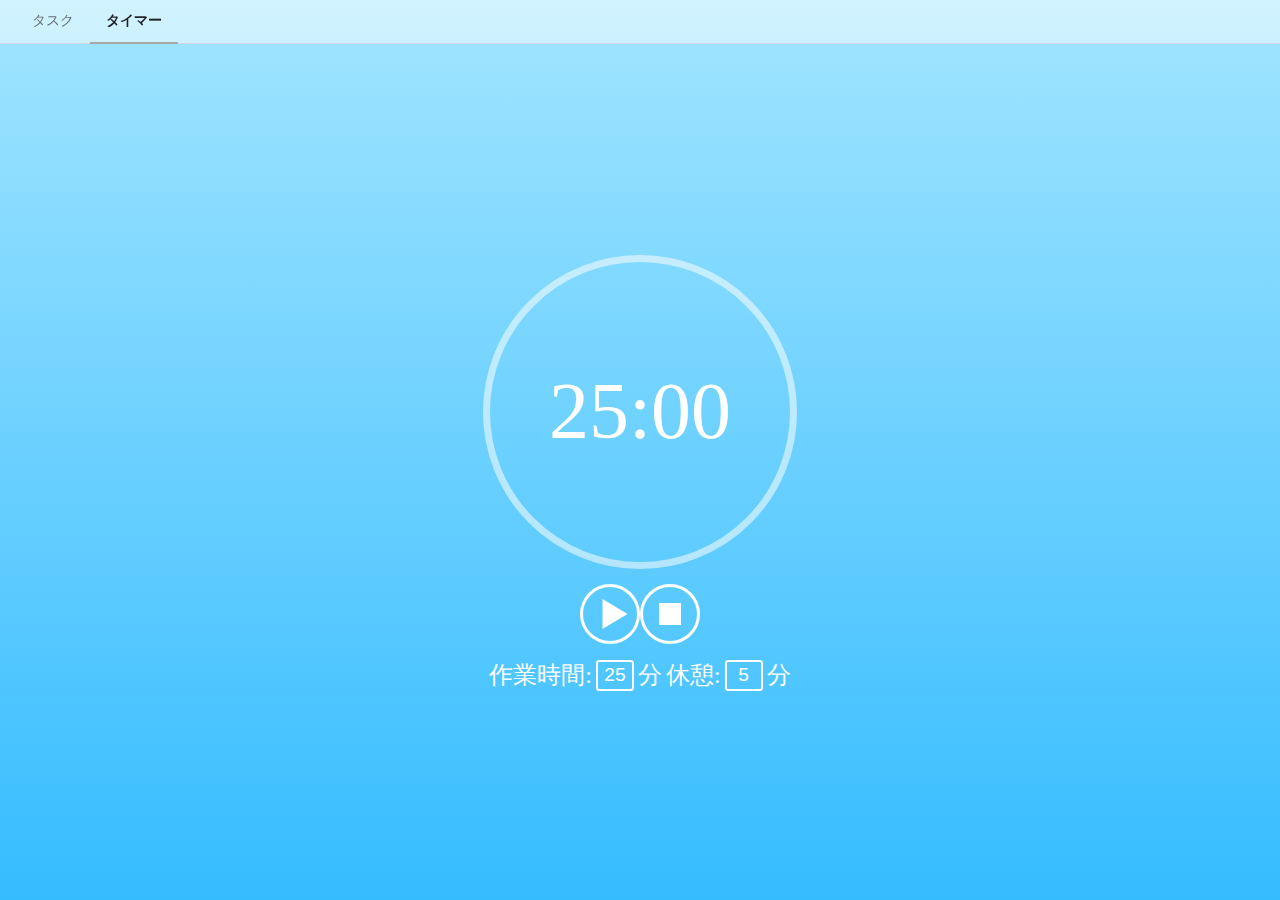
<file: index.html>
<!DOCTYPE html>
<html lang="ja">
    <head>
        <meta charset="UTF-8">
        <meta name="viewport" content="width=device-width, initial-scale=1.0">
        <meta name="description" content="シンプルなポモドーロタイマー。タスク管理機能付き。作業25分・休憩5分のサイクルで集中力を高めます。">
        <title>ポモドーロタイマー | シンプルな集中タイマー</title>
        <link rel="stylesheet" href="style.css">
        <script src="app.js" defer></script>
    </head>
    <body>
        <header>
            <nav class="nav">
                <button id="nav-tasks" class="nav__button">タスク</button>
                <button id="nav-timer" class="nav__button nav__button--active">タイマー</button>
            </nav>
        </header>
        <!-- ============ -->
        <!-- タイマータブ -->
        <!-- ============ -->
        <main id="page-timer" class="page page--active timer">
            <!-- 時刻表示 -->
            <div id="timer-display" class="timer__display">
                <span id="timer-time"> </span>
                <div id="timer-status" class="timer__status"></div>
            </div>
            <!-- 再生/一時停止/停止ボタン -->
            <div class="timer__controls">
                <button id="playpause-button" class="timer__button timer__button--play"></button>
                <button id="reset-button" class="timer__button timer__button--reset"></button>
            </div>
            <!-- 時間設定欄 -->
            <div id="timer-settigs-div" class="timer__settings">
                <!-- 作業時間設定 -->
                <label class="timer__label">作業時間:</label>
                <input id="work-input" class="timer__input" type="text" inputmode="numeric">
                <label class="timer__unit">分</label>
                <!-- 休憩時間設定 -->
                <label class="timer__label">休憩:</label>
                <input id="break-input" class="timer__input" type="text" inputmode="numeric">
                <label class="timer__unit">分</label>
            </div>
        </main>
        <!-- ============ -->
        <!-- タスクタブ -->
        <!-- ============ -->
        <main id="page-tasks" class="page tasks">
            <div class="task-container">
                <ul id="todo-list" class="todo-list"></ul>
                <div class="task-add">
                    <input id="add-input" class="add-input" placeholder="タスクを追加">
                </div>
            </div>
        </main>
    </body>
</html>
</file>
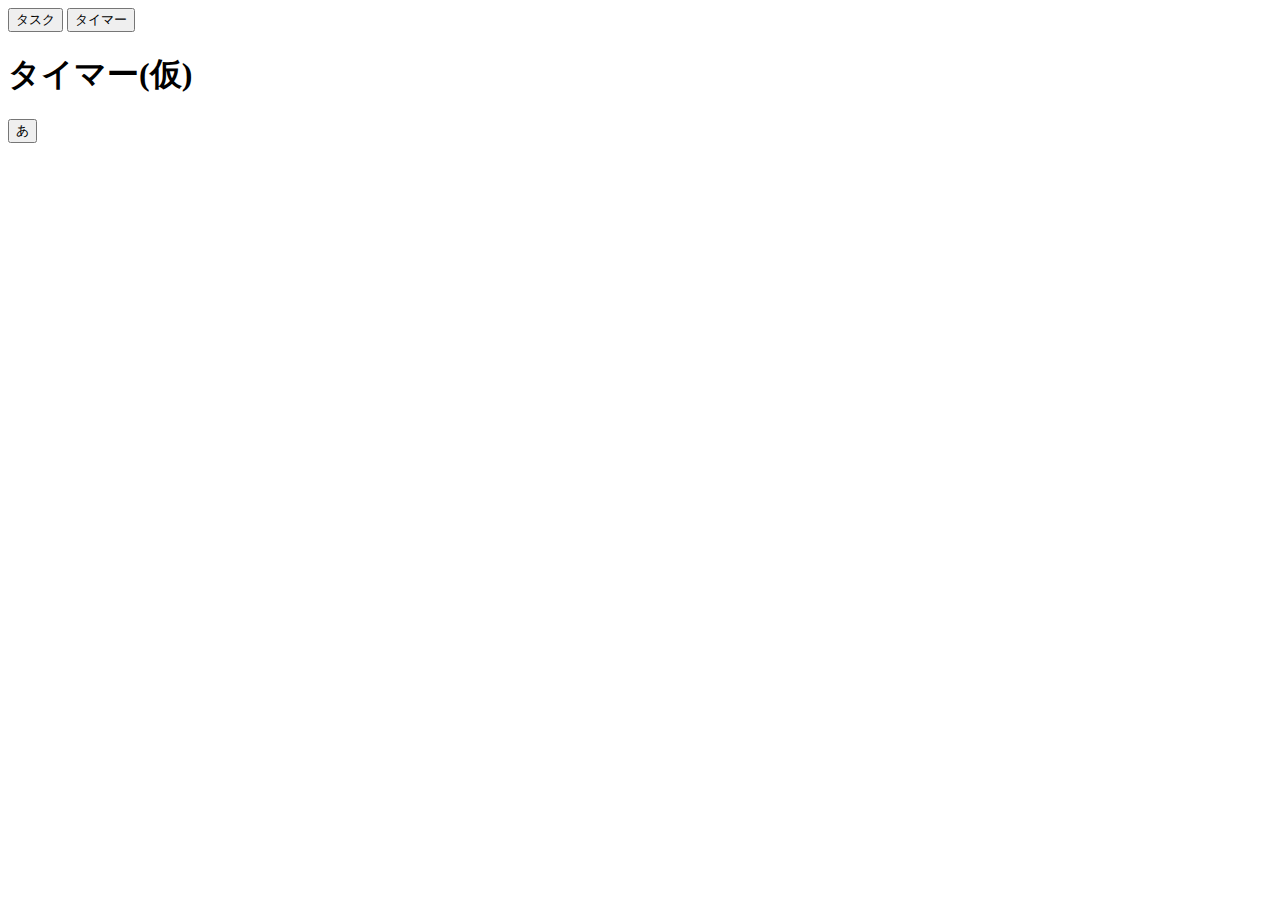
<file: frontend/index.html>
<body>
    <header>
        <nav>
            <button>タスク</button>
            <button>タイマー</button>
        </nav>
        
        
    </header>

    <main>
        <section class="timer">
            <div>
                <h1>タイマー(仮)</h1>
            </div>
            <button class ="play-button">あ</button>
        </section>
    </main>
</body>
</file>
<file: style.css>
/* タグ指定 */
html, body {
  height: 100%;
  margin: 0;
}

body {
  display: flex;
  flex-direction: column;
  background: linear-gradient(to bottom,rgb(162, 229, 255),rgb(53, 188, 255));
  padding-top: 45px;
  box-sizing: border-box;
}

main {
  flex: 1;
  display: flex;
  justify-content: center;
  align-items: center;
}
/* --------------------- */
/* タスクタイマーボタン */
/* --------------------- */
.nav {
    display: flex;
    position: fixed;
    top: 0;
    left: 0;
    right: 0;
    border-bottom: 1px solid #d0d7de;
    background: rgba(255, 255, 255, 0.5);
    padding: 0 16px;
}
.nav__button {
    padding: 12px 16px;
    background: none;
    border: none;
    border-bottom: 2px solid transparent;
    margin-bottom: -1px;
    font-size: 14px;
    color: #656d76;
    font-weight: 400;
    cursor: pointer;
}
.nav__button--active {
    color: #1f2328;
    border-bottom: 2px solid #a7a7a7;
    font-weight: 600;
}

/* --------------------- */
/* ページ切り替え */
/* --------------------- */
.page {
    display: none;
}
.page--active {
    display: flex;
}

/* --------------------- */
/* タスクエリア */
/* --------------------- */
.tasks {
    flex-direction: column;
    justify-content: flex-start;
    align-items: center;
    padding-top: 70px;
    padding-bottom: 24px;
    overflow-y: auto;
}

.task-container {
    width: 90%;
    max-width: 480px;
    display: flex;
    flex-direction: column;
    gap: 8px;
}

/* タスク追加エリア */
.task-add {
    display: flex;
    align-items: center;
    padding: 0px 16px;
    background: rgba(255, 255, 255, 0.9);
    border-radius: 8px;
    border: 2px dashed rgba(255, 255, 255, 0.8);
    transition: background 0.2s, border-color 0.2s;
    gap: 10px;
}

.task-add::before {
    content: "+";
    font-size: 1.5rem;
    color: #0a84ff;
    font-weight: 300;
    line-height: 1;
    flex-shrink: 0;
}

.task-add:focus-within {
    background: rgba(255, 255, 255, 0.8);
    border: 2px solid rgba(10, 132, 255, 0.5);
}

.add-input {
    flex: 1;
    height: 50px;
    border: none;
    background: transparent;
    font-size: 1rem;
    color: #1a1a1a;
    outline: none;
}

.add-input::placeholder {
    color: #aaa;
}

/* タスク表示エリア */
.todo-list {
    list-style: none;
    padding: 0;
    margin: 0;
    display: flex;
    flex-direction: column;
    gap: 4px;
}

.task-item {
    display: flex;
    align-items: center;
    gap: 12px;
    padding: 12px 16px;
    background: rgba(255, 255, 255, 0.92);
    border-radius: 8px;
    box-shadow: 0 1px 4px rgba(0, 0, 0, 0.12);
    transition: box-shadow 0.2s;
}

.task-item:hover {
    box-shadow: 0 3px 10px rgba(0, 0, 0, 0.18);
}

/* カスタムチェックボックス */
.task-checkbox {
    appearance: none;
    -webkit-appearance: none;
    width: 20px;
    height: 20px;
    border: 2px solid #0a84ff;
    border-radius: 50%;
    cursor: pointer;
    flex-shrink: 0;
    position: relative;
    transition: background 0.2s, border-color 0.2s;
}

.task-checkbox:checked {
    background: #0a84ff;
}

.task-checkbox:checked::after {
    content: "";
    position: absolute;
    top: 2px;
    left: 6px;
    width: 4px;
    height: 9px;
    border: 2px solid white;
    border-top: none;
    border-left: none;
    transform: rotate(45deg);
}

/* タスクテキスト */
.task-text {
    flex: 1;
    font-size: 1rem;
    color: #1a1a1a;
    transition: color 0.2s;
}

.task-item--done .task-text {
    text-decoration: line-through;
    color: #aaa;
}

/* 削除ボタン */
.task-delete {
    opacity: 0;
    background: none;
    border: none;
    cursor: pointer;
    font-size: 1.3rem;
    color: #aaa;
    padding: 2px 6px;
    border-radius: 4px;
    transition: opacity 0.2s, color 0.2s;
    line-height: 1;
}

.task-item:hover .task-delete {
    opacity: 1;
}

.task-delete:hover {
    color: #e53e3e;
}


/* --------------------- */
/* タイマーエリア */
/* --------------------- */
.timer {
    flex-direction: column;
    align-items: center;
}
.timer__display {
    width: 300px;
    height: 300px;
    position: relative;
    /* フォント指定 */
    color: rgb(255, 255, 255);
    font-weight: 450;
    font-size: 5rem;
    border: 7px solid rgba(255, 255, 255, 0.537);
    border-radius: 50%;
    display: flex;
    justify-content: center;
    align-items: center;
}

/* -------------------------- */
/* タイマーボタンエリア */
/* -------------------------- */
.timer__controls {
    height: 70px;
    display:flex;
    align-items:center;
    margin-top: 10px;
}

/* ボタン共通 */
.timer__button {
    position: relative;
    width: 60px;
    height: 60px;
    border: solid 3px white;
    border-radius: 50%;
    background-color: transparent;
}

/* 再生ボタン：▶ */
.timer__button--play::before {
    content: "";
    position: absolute;
    top: 50%;
    left: 60%;
    transform: translate(-50%, -50%);
    width: 0;
    height: 0;
    border-top: 15px solid transparent;
    border-bottom: 15px solid transparent;
    border-left: 25px solid white;
}

/* 一時停止ボタン：❚❚ */
.timer__button--pause::before,
.timer__button--pause::after {
    content: "";
    position: absolute;
    top: 50%;
    transform: translateY(-50%);
    width: 8px;
    height: 22px;
    background-color: white;
}
.timer__button--pause::before {
    left: 30%;
}
.timer__button--pause::after {
    right: 30%;
}

/* 停止ボタン：■ */
.timer__button--reset::before {
    content: "";
    position: absolute;
    top: 50%;
    left: 50%;
    transform: translate(-50%, -50%);
    width: 22px;
    height: 22px;
    background-color: white;
}
.timer__status {
    position: absolute;
    bottom: 55px;
    left: 50%;
    transform: translateX(-50%);
    color: rgb(255, 255, 255);
    font-size: 1.2rem;
    font-weight: 450;
    letter-spacing: 0.1em;
    opacity: 0.85;
}
/* -------------------------- */
/* タイマー入力エリア */
/* -------------------------- */
.timer__settings {
    display: flex;
    align-items: end;
    gap: 4px;
    margin-top: 10px;

}
.timer__settings--disabled {
pointer-events: none;
opacity: 0.4;
}

.timer__input {
    width: 30px;
    height: 25px;
    font-size: larger;
    color: rgb(255, 255, 255);
    background-color: rgba(255, 255, 255, 0);
    border: solid 2px;
    border-color: rgb(255, 255, 255);
    border-radius: 10%;
    text-align: center;
}

.timer__input:disabled {
    opacity: 0.4;
    cursor: not-allowed;
}

.timer__label {
    color: white;
    font-size: 1.5rem;
}

.timer__unit {
    color: white;
    font-size: 1.5rem;
}
</file>
